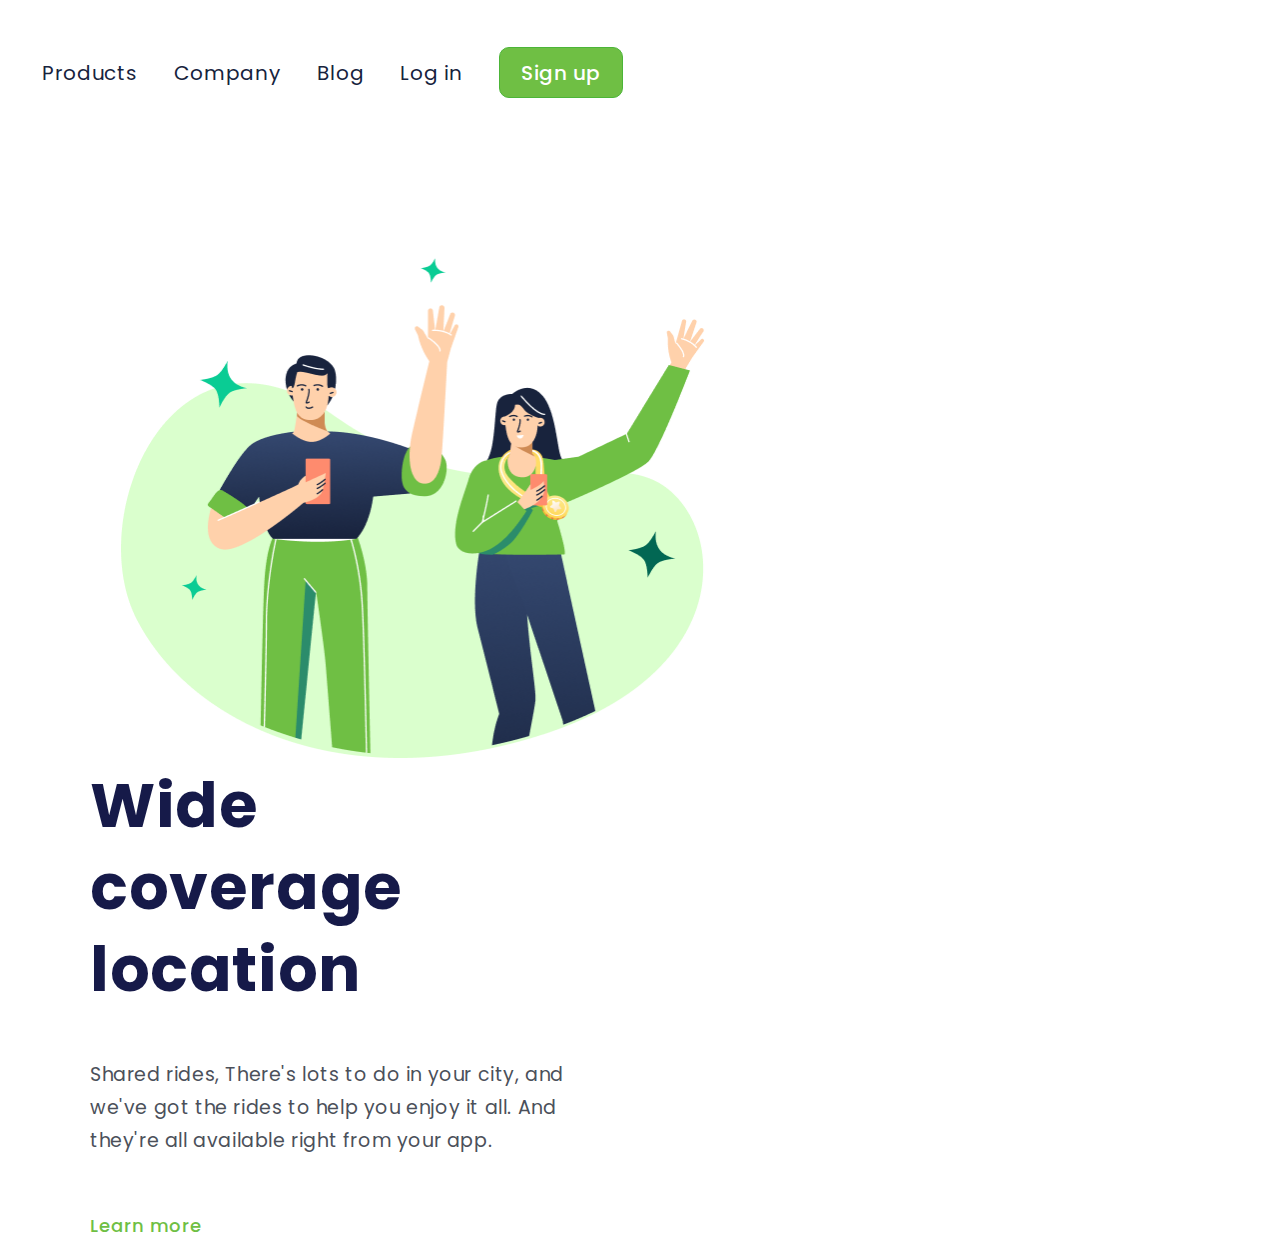
<file: index.html>
<!DOCTYPE html>
<html lang="pt-br">
<head>
    <meta charset="UTF-8">
    <meta name="viewport" content="width=device-width, initial-scale=1.0">
    <title>Desafio CSS</title>
    <link rel="preconnect" href="https://fonts.googleapis.com">
    <link rel="preconnect" href="https://fonts.gstatic.com" crossorigin>
    <link href="https://fonts.googleapis.com/css2?family=Poppins:ital,wght@0,100;0,200;0,300;0,400;0,500;0,600;0,700;0,800;0,900;1,100;1,200;1,300;1,400;1,500;1,600;1,700;1,800;1,900&display=swap" rel="stylesheet">
    <link rel="stylesheet" href="./styles.css">
</head>
<body>
    <header>
        <a class="link-header">Products</a>
        <a class="link-header">Company</a>
        <a class="link-header">Blog</a>
        <a class="link-header">Log in</a>
        <button class="button-header">Sign up</button>
    </header>

    <main>
        <img src="./assets/desafio.png" alt="positive-image" class="main-image">
        
        <section>
            <h1>Wide coverage location</h1>
            <p>Shared rides, There's lots to do in your city, and we've got the rides to help you enjoy it all. And they're all available right from your app.</p>
            <a class="link-main">Learn more</a>
        </section>
    </main>
</body>
</html>
</file>
<file: styles.css>
* {
    font-family: "Poppins", sans-serif;
    margin: 0;
    padding: 0;
    box-sizing: border-box;
}

header {
   margin: 47px 0 0 42px;
}

.link-header {
    font-weight: 400;
    font-size: 20px;
    line-height: 21px;
    margin-right: 32px;
    cursor: pointer;
    color: #17233D;
    letter-spacing: 0.7px;
}

.button-header {
    width: 124px;
    height: 51px;
    font-weight: 500;
    font-size: 20px;
    line-height: 24px;
    background: #6FbF44;
    border: 1px solid #4CB538;
    border-radius: 10px;
    color: #FFFFFF;
    cursor: pointer;
    letter-spacing: 0.7px;
}

.main-image {
    width: 595.18px;
    height: 500px;
    margin-top: 160px;
    margin-left: 121px;
    display: inline-block;
}

section {
    display: inline-block;
    margin-left: 90px;
    width: 493px;
}

h1 {
    font-weight: 700;
    font-size: 62px;
    line-height: 82px;
    color: #161A49;
    letter-spacing: 0.6px;
}

p {
    font-weight: 400;
    font-size: 19px;
    line-height: 33px;
    color: #4B505A;
    margin-top: 47px;
    margin-bottom: 55px;
    letter-spacing: 0.6px;
}

.link-main {
    font-weight: 500;
    font-size: 18px;
    line-height: 27px;
    color: #6FbF44;
    cursor: pointer;
    letter-spacing: 1px;
}

@media screen and (max-width: 720px) {
    body {
        margin: 0;
        padding: 0;
        width: calc(100vw - 0px);
    }

    header {
        margin: 0;
        padding: 0;
        width: 100vw;
        height: 2%;
    }
    
    .link-header {
        display: none;
    }

    .button-header {
        font-weight: 500;
        font-size: 12px;
        line-height: 18px;
        position: absolute;
        top: 2%;
        left: 65%;
    }

    .main-image {
        width: 90%;
        height: 288px;
        margin: 0;
        position: relative;
        top: 60vh;
        left: 5%;
    }

    section {
        margin: 0;
        position: relative;
        left: 11%;
        bottom: 15vh;
    }

    h1 {
        width: 278px;
        height: 60px;
        font-size: 30px;
        line-height: 30px;
        text-align: center;
    }

    p {
        font-size: 18px;
        line-height: 33px;
        text-align: center;
        width: 304px;
        height: 165px;
        margin-top: 15px;
        margin-bottom: 15px;
    }

    .link-main {
        text-align: center;
        left: 19%;
        position: relative;
    }
}
</file>
